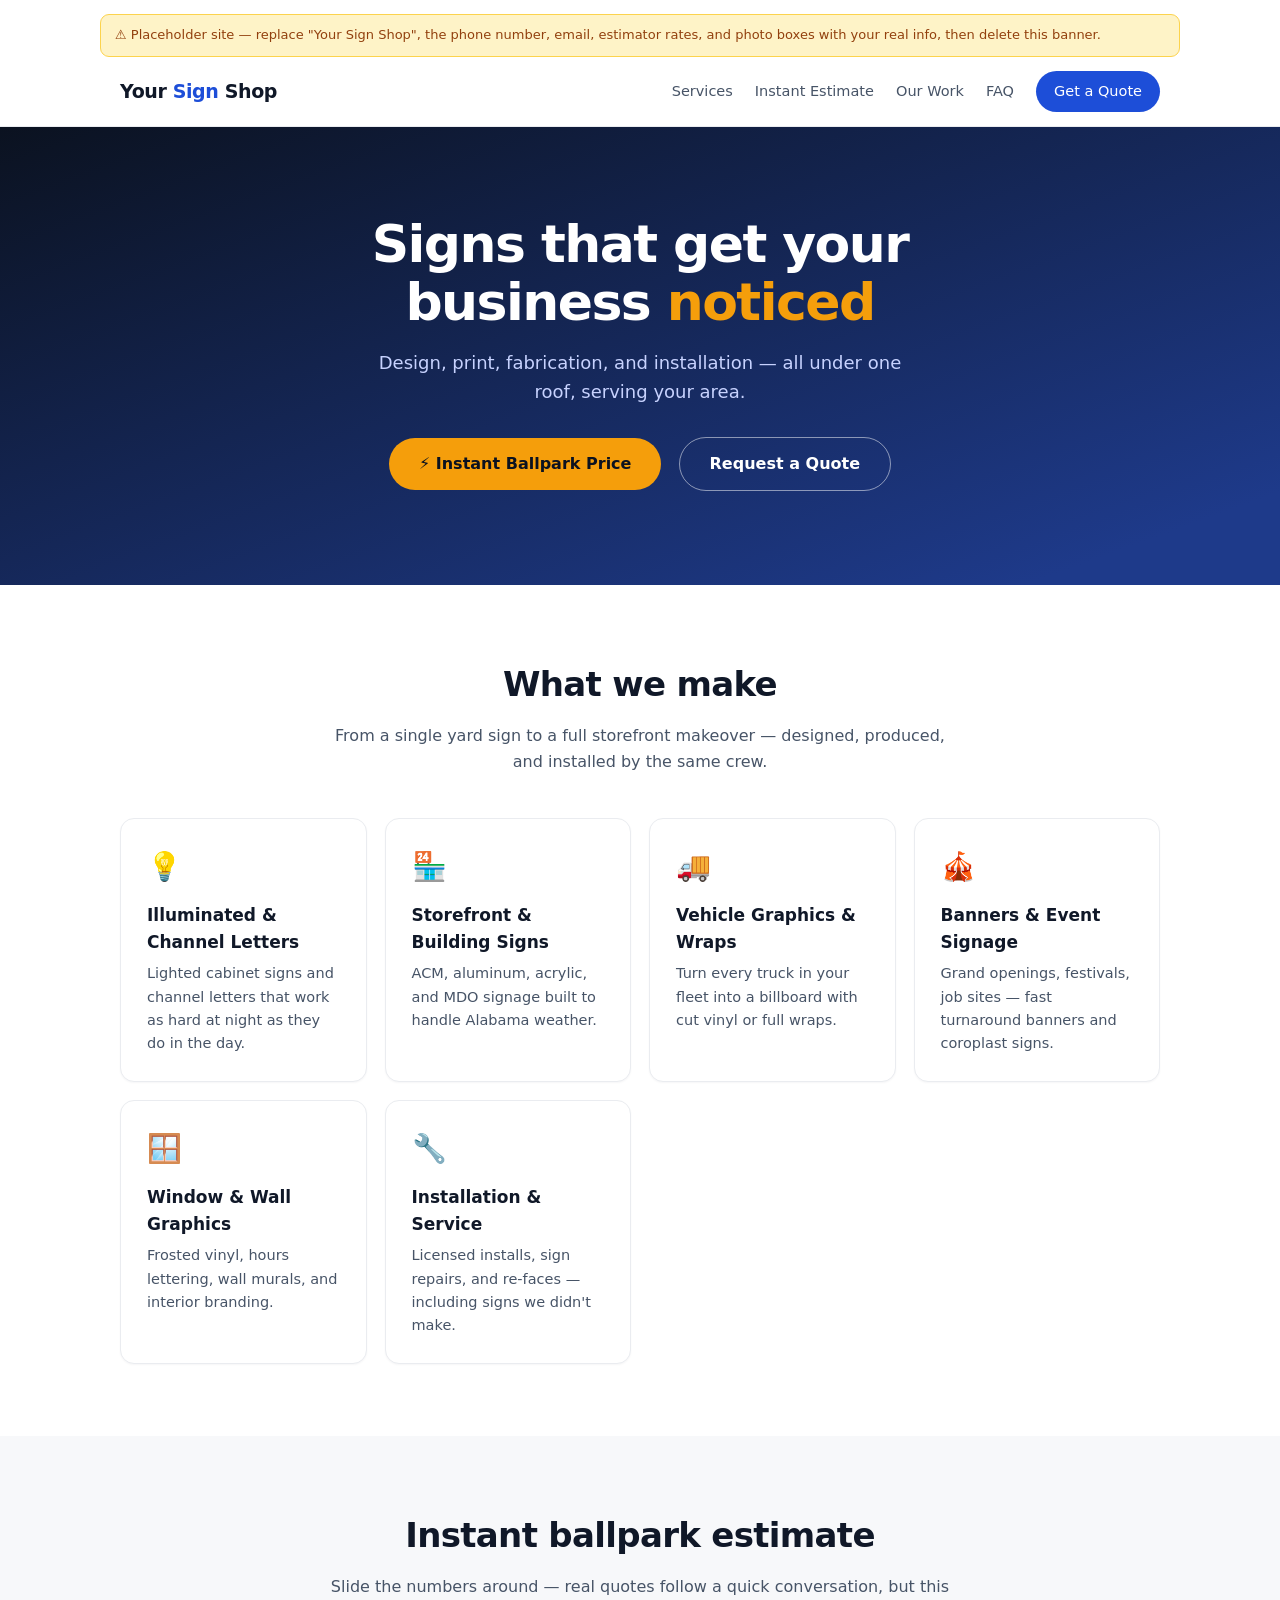
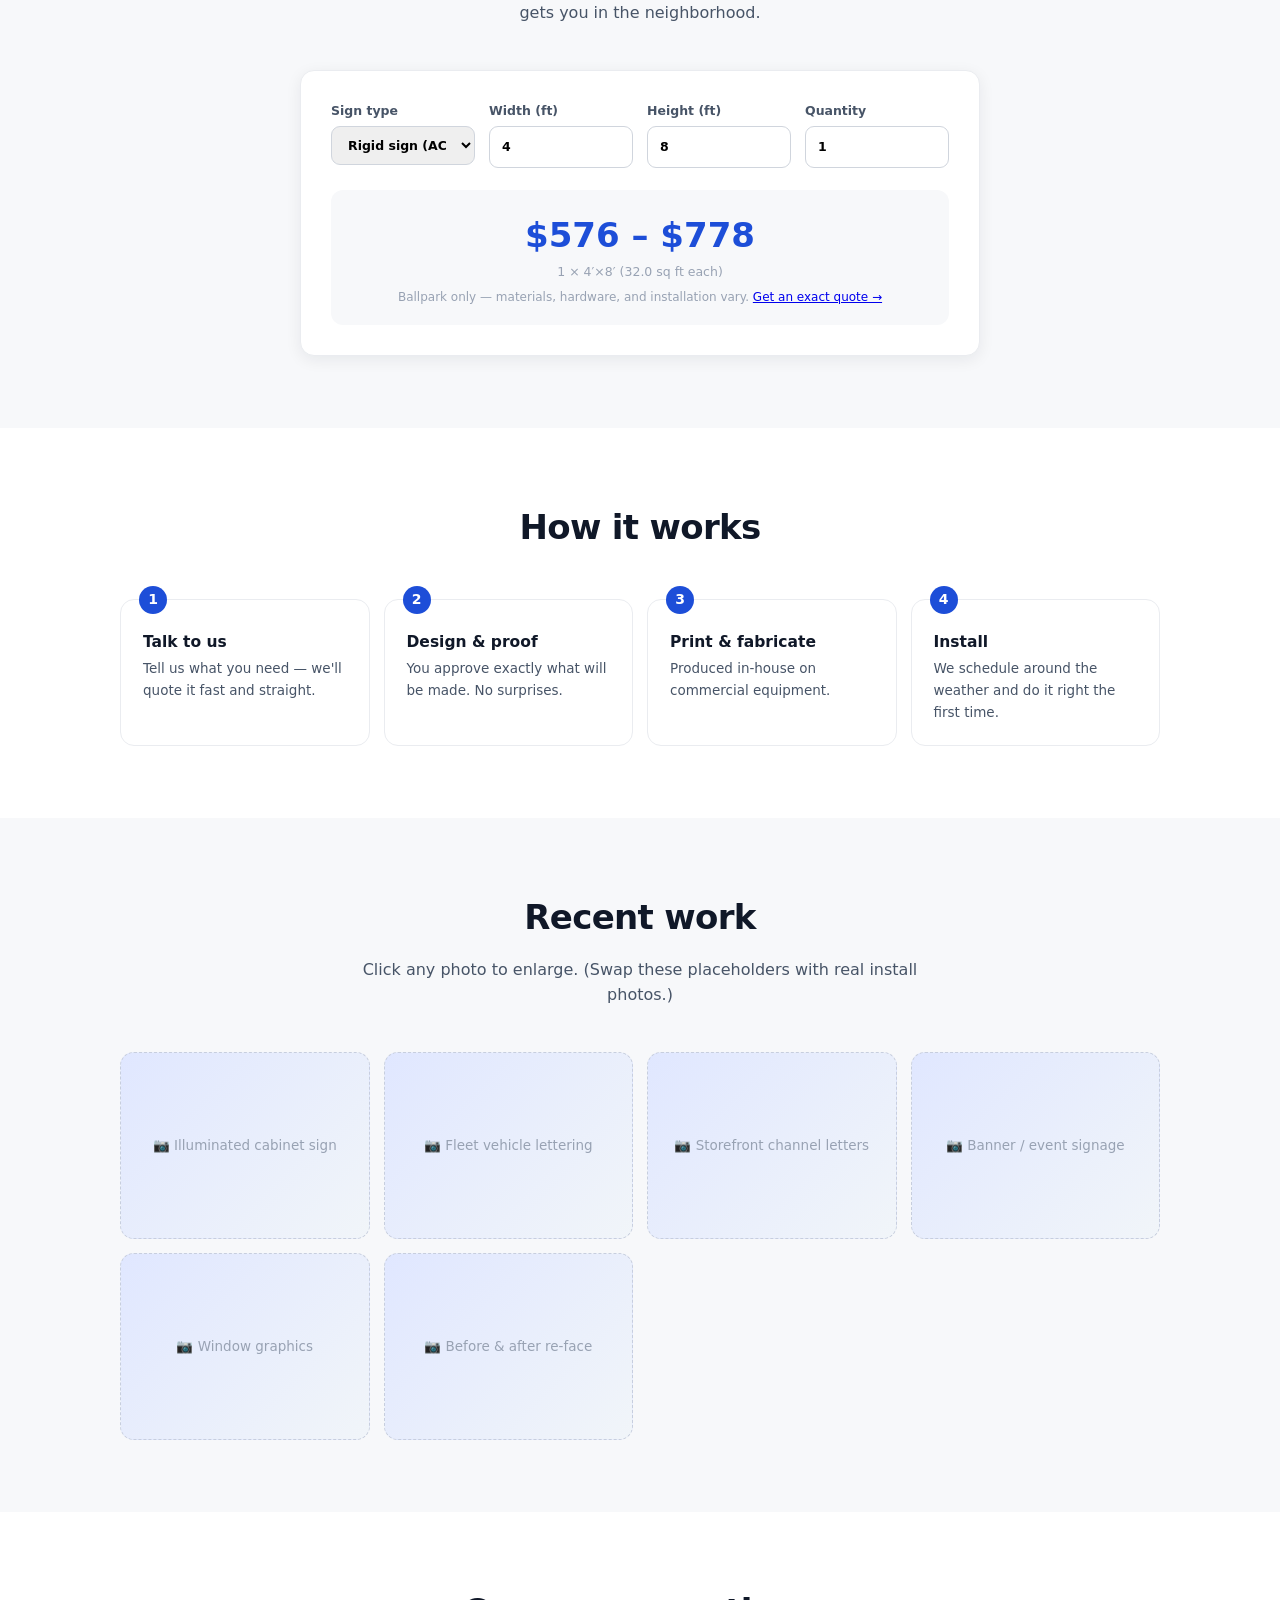
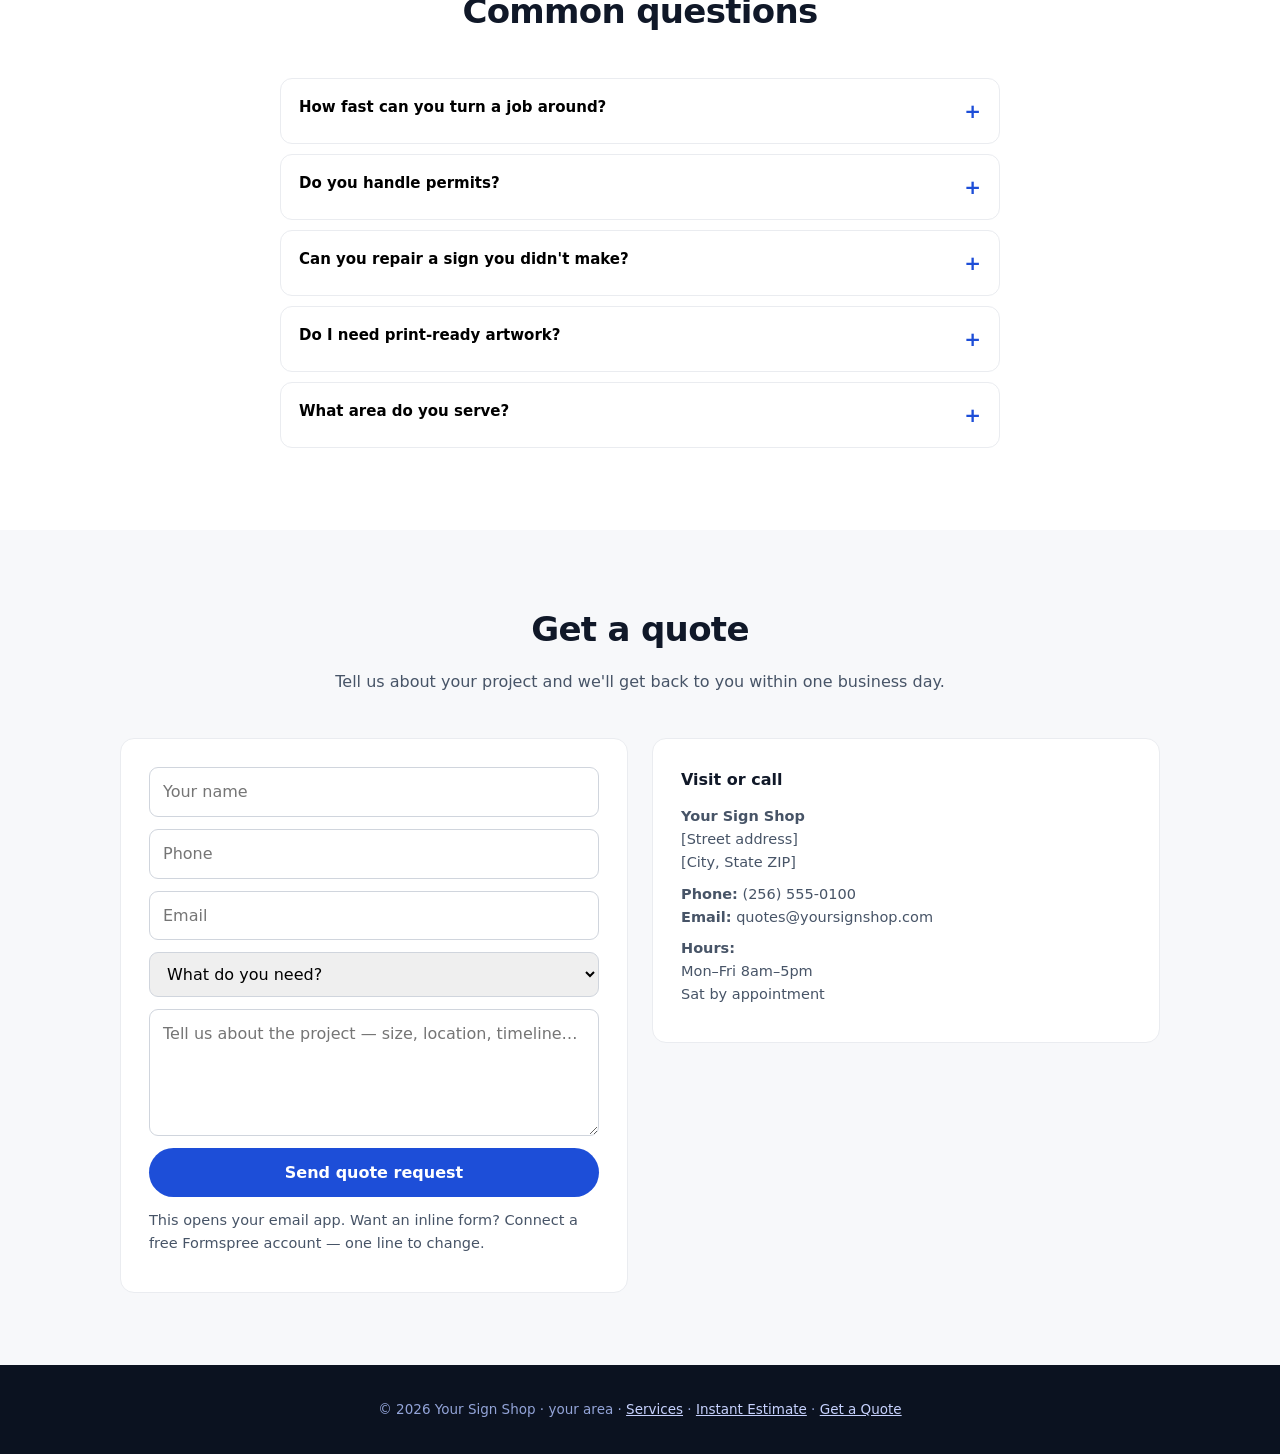
<file: shop-website-public/index.html>
<!DOCTYPE html>
<html lang="en">
<head>
<meta charset="UTF-8">
<meta name="viewport" content="width=device-width, initial-scale=1.0">
<title>Your Sign Shop — Custom Signs, Banners & Vehicle Graphics</title>
<meta name="description" content="Custom signs, banners, vehicle graphics, and installations. Instant ballpark pricing, design to install.">
<style>
:root{--ink:#101828;--ink2:#475467;--ink3:#98a2b3;--bg:#fff;--bg2:#f7f8fa;--brand:#1d4ed8;--brand-dark:#1e3a8a;--accent:#f59e0b;--radius:14px;--max:1080px}
*{box-sizing:border-box;margin:0}
html{scroll-behavior:smooth}
body{font-family:system-ui,-apple-system,'Segoe UI',Roboto,sans-serif;color:var(--ink);line-height:1.6;background:var(--bg)}
img{max-width:100%}
.wrap{max-width:var(--max);margin:0 auto;padding:0 20px}
header{position:sticky;top:0;background:rgba(255,255,255,.95);backdrop-filter:blur(8px);border-bottom:1px solid #eaecf0;z-index:20}
.nav{display:flex;align-items:center;gap:22px;padding:14px 20px;max-width:var(--max);margin:0 auto}
.logo{font-weight:800;font-size:19px;letter-spacing:-.02em;color:var(--ink);text-decoration:none}
.logo span{color:var(--brand)}
.nav-links{display:flex;gap:22px;align-items:center;margin-left:auto}
.nav-links a{color:var(--ink2);text-decoration:none;font-size:14.5px;font-weight:500}
.nav-links a:hover{color:var(--ink)}
.cta{background:var(--brand);color:#fff!important;font-weight:600;padding:9px 18px;border-radius:999px}
.cta:hover{background:var(--brand-dark)}
.burger{display:none;margin-left:auto;background:none;border:none;font-size:26px;cursor:pointer;color:var(--ink)}
.hero{background:linear-gradient(160deg,#0b1220 0%,#1e3a8a 90%);color:#fff;padding:88px 20px 94px;text-align:center;overflow:hidden}
.hero h1{font-size:clamp(30px,5.5vw,52px);font-weight:800;letter-spacing:-.03em;line-height:1.12;max-width:760px;margin:0 auto}
.hero h1 em{font-style:normal;color:var(--accent)}
.hero p{margin:18px auto 0;max-width:560px;font-size:18px;color:#c7d2fe}
.hero .btn{display:inline-block;margin:30px 6px 0;font-size:16px;padding:13px 30px;border-radius:999px;text-decoration:none;font-weight:700}
.b-solid{background:var(--accent);color:#0b1220}
.b-line{border:1.5px solid rgba(255,255,255,.5);color:#fff}
section{padding:72px 0}
section.alt{background:var(--bg2)}
h2{font-size:clamp(24px,3.5vw,34px);font-weight:800;letter-spacing:-.02em;text-align:center}
.lede{text-align:center;color:var(--ink2);max-width:620px;margin:12px auto 0}
.grid{display:grid;grid-template-columns:repeat(auto-fit,minmax(240px,1fr));gap:18px;margin-top:44px}
.card{background:#fff;border:1px solid #eaecf0;border-radius:var(--radius);padding:26px;box-shadow:0 1px 2px rgba(16,24,40,.04)}
.card .ico{font-size:28px}
.card h3{margin:12px 0 6px;font-size:17px}
.card p{color:var(--ink2);font-size:14.5px}
/* estimator */
.est{max-width:680px;margin:44px auto 0;background:#fff;border:1px solid #eaecf0;border-radius:var(--radius);padding:30px;box-shadow:0 4px 16px rgba(16,24,40,.07)}
.est-grid{display:grid;grid-template-columns:repeat(auto-fit,minmax(130px,1fr));gap:14px}
.est label{display:flex;flex-direction:column;gap:5px;font-size:12.5px;font-weight:600;color:var(--ink2)}
.est input,.est select{font:inherit;padding:10px 12px;border:1px solid #d0d5dd;border-radius:9px}
.est-out{margin-top:22px;text-align:center;background:var(--bg2);border-radius:12px;padding:18px}
.est-price{font-size:34px;font-weight:800;color:var(--brand)}
.est-note{font-size:12px;color:var(--ink3);margin-top:6px}
/* gallery + lightbox */
.gallery{display:grid;grid-template-columns:repeat(auto-fit,minmax(220px,1fr));gap:14px;margin-top:44px}
.shot{aspect-ratio:4/3;border-radius:var(--radius);background:linear-gradient(135deg,#e0e7ff,#f1f5f9);display:flex;align-items:center;justify-content:center;color:var(--ink3);font-size:13.5px;text-align:center;padding:12px;border:1px dashed #c7cede;cursor:zoom-in;transition:transform .15s}
.shot:hover{transform:scale(1.02)}
.lightbox{position:fixed;inset:0;background:rgba(10,15,26,.92);display:none;align-items:center;justify-content:center;z-index:50;cursor:zoom-out}
.lightbox.open{display:flex}
.lightbox .lb-body{max-width:88vw;max-height:82vh;background:#fff;border-radius:14px;padding:40px;font-size:18px;color:var(--ink2);text-align:center}
/* faq */
.faq{max-width:720px;margin:40px auto 0}
.faq-item{border:1px solid #eaecf0;border-radius:12px;margin-bottom:10px;background:#fff;overflow:hidden}
.faq-q{width:100%;text-align:left;font:inherit;font-weight:600;font-size:15px;padding:16px 18px;background:none;border:none;cursor:pointer;display:flex;justify-content:space-between;gap:10px}
.faq-q::after{content:"+";font-size:20px;color:var(--brand);transition:transform .2s}
.faq-item.open .faq-q::after{transform:rotate(45deg)}
.faq-a{max-height:0;overflow:hidden;transition:max-height .25s ease;color:var(--ink2);font-size:14.5px}
.faq-a p{padding:0 18px 16px}
.faq-item.open .faq-a{max-height:200px}
/* steps + contact reused */
.steps{display:grid;grid-template-columns:repeat(auto-fit,minmax(180px,1fr));gap:14px;margin-top:44px;counter-reset:step}
.step{background:#fff;border:1px solid #eaecf0;border-radius:var(--radius);padding:22px;position:relative}
.step::before{counter-increment:step;content:counter(step);position:absolute;top:-14px;left:18px;background:var(--brand);color:#fff;width:28px;height:28px;border-radius:50%;display:flex;align-items:center;justify-content:center;font-weight:700;font-size:14px}
.step h3{font-size:15.5px;margin:8px 0 4px}
.step p{color:var(--ink2);font-size:13.5px}
.contact-grid{display:grid;grid-template-columns:repeat(auto-fit,minmax(260px,1fr));gap:24px;margin-top:44px;align-items:start}
.contact-card{background:#fff;border:1px solid #eaecf0;border-radius:var(--radius);padding:28px}
.contact-card h3{font-size:16px;margin-bottom:12px}
.contact-card p{color:var(--ink2);font-size:14.5px;margin-bottom:8px}
form.quote{display:flex;flex-direction:column;gap:12px}
form.quote input,form.quote textarea,form.quote select{font:inherit;padding:11px 13px;border:1px solid #d0d5dd;border-radius:9px;width:100%}
form.quote button{font:inherit;font-weight:600;background:var(--brand);color:#fff;border:none;border-radius:999px;padding:12px 24px;cursor:pointer}
.note{font-size:12.5px;color:var(--ink3)}
footer{background:#0b1220;color:#93a4d8;padding:34px 20px;text-align:center;font-size:13.5px}
footer a{color:#c7d2fe}
.totop{position:fixed;right:18px;bottom:18px;background:var(--brand);color:#fff;border:none;border-radius:50%;width:46px;height:46px;font-size:20px;cursor:pointer;opacity:0;pointer-events:none;transition:opacity .25s;z-index:30}
.totop.show{opacity:1;pointer-events:auto}
.reveal{opacity:0;transform:translateY(18px);transition:opacity .5s ease,transform .5s ease}
.reveal.in{opacity:1;transform:none}
.placeholder{background:#fef3c7;border:1px solid #fcd34d;border-radius:9px;padding:10px 14px;font-size:13px;color:#92400e;max-width:var(--max);margin:14px auto 0}
@media(max-width:760px){
  .nav-links{display:none;position:absolute;top:100%;left:0;right:0;background:#fff;border-bottom:1px solid #eaecf0;flex-direction:column;padding:16px;gap:14px}
  .nav-links.open{display:flex}
  .burger{display:block}
  section{padding:52px 0}
}
</style>
</head>
<body>

<div class="placeholder">⚠ Placeholder site — replace "Your Sign Shop", the phone number, email, estimator rates, and photo boxes with your real info, then delete this banner.</div>

<header>
  <nav class="nav">
    <a class="logo" href="#">Your <span>Sign</span> Shop</a>
    <button class="burger" id="burger" aria-label="Menu">☰</button>
    <div class="nav-links" id="nav-links">
      <a href="#services">Services</a>
      <a href="#estimate">Instant Estimate</a>
      <a href="#work">Our Work</a>
      <a href="#faq">FAQ</a>
      <a class="cta" href="#contact">Get a Quote</a>
    </div>
  </nav>
</header>

<section class="hero">
  <h1>Signs that get your business <em>noticed</em></h1>
  <p>Design, print, fabrication, and installation — all under one roof, serving <span class="geo-area">your area</span>.</p>
  <a class="btn b-solid" href="#estimate">⚡ Instant Ballpark Price</a>
  <a class="btn b-line" href="#contact">Request a Quote</a>
</section>

<section id="services">
  <div class="wrap">
    <h2 class="reveal">What we make</h2>
    <p class="lede reveal">From a single yard sign to a full storefront makeover — designed, produced, and installed by the same crew.</p>
    <div class="grid">
      <div class="card reveal"><div class="ico">💡</div><h3>Illuminated &amp; Channel Letters</h3><p>Lighted cabinet signs and channel letters that work as hard at night as they do in the day.</p></div>
      <div class="card reveal"><div class="ico">🏪</div><h3>Storefront &amp; Building Signs</h3><p>ACM, aluminum, acrylic, and MDO signage built to handle Alabama weather.</p></div>
      <div class="card reveal"><div class="ico">🚚</div><h3>Vehicle Graphics &amp; Wraps</h3><p>Turn every truck in your fleet into a billboard with cut vinyl or full wraps.</p></div>
      <div class="card reveal"><div class="ico">🎪</div><h3>Banners &amp; Event Signage</h3><p>Grand openings, festivals, job sites — fast turnaround banners and coroplast signs.</p></div>
      <div class="card reveal"><div class="ico">🪟</div><h3>Window &amp; Wall Graphics</h3><p>Frosted vinyl, hours lettering, wall murals, and interior branding.</p></div>
      <div class="card reveal"><div class="ico">🔧</div><h3>Installation &amp; Service</h3><p>Licensed installs, sign repairs, and re-faces — including signs we didn't make.</p></div>
    </div>
  </div>
</section>

<section class="alt" id="estimate">
  <div class="wrap">
    <h2 class="reveal">Instant ballpark estimate</h2>
    <p class="lede reveal">Slide the numbers around — real quotes follow a quick conversation, but this gets you in the neighborhood.</p>
    <div class="est reveal">
      <div class="est-grid">
        <label>Sign type
          <select id="e-type">
            <option value="banner">Banner</option>
            <option value="coroplast">Yard sign (coroplast)</option>
            <option value="acm" selected>Rigid sign (ACM)</option>
            <option value="acrylic">Acrylic</option>
            <option value="vinyl">Vinyl lettering</option>
          </select>
        </label>
        <label>Width (ft)<input type="number" id="e-w" value="4" min="1" max="50" step="0.5"></label>
        <label>Height (ft)<input type="number" id="e-h" value="8" min="1" max="50" step="0.5"></label>
        <label>Quantity<input type="number" id="e-qty" value="1" min="1" max="500"></label>
      </div>
      <div class="est-out">
        <div class="est-price" id="e-price">$—</div>
        <div id="e-detail" class="note"></div>
        <div class="est-note">Ballpark only — materials, hardware, and installation vary. <a href="#contact">Get an exact quote →</a></div>
      </div>
    </div>
  </div>
</section>

<section id="process">
  <div class="wrap">
    <h2 class="reveal">How it works</h2>
    <div class="steps">
      <div class="step reveal"><h3>Talk to us</h3><p>Tell us what you need — we'll quote it fast and straight.</p></div>
      <div class="step reveal"><h3>Design &amp; proof</h3><p>You approve exactly what will be made. No surprises.</p></div>
      <div class="step reveal"><h3>Print &amp; fabricate</h3><p>Produced in-house on commercial equipment.</p></div>
      <div class="step reveal"><h3>Install</h3><p>We schedule around the weather and do it right the first time.</p></div>
    </div>
  </div>
</section>

<section class="alt" id="work">
  <div class="wrap">
    <h2 class="reveal">Recent work</h2>
    <p class="lede reveal">Click any photo to enlarge. (Swap these placeholders with real install photos.)</p>
    <div class="gallery">
      <div class="shot" data-cap="Illuminated cabinet sign install">📷 Illuminated cabinet sign</div>
      <div class="shot" data-cap="Fleet vehicle lettering">📷 Fleet vehicle lettering</div>
      <div class="shot" data-cap="Storefront channel letters">📷 Storefront channel letters</div>
      <div class="shot" data-cap="Banner / event signage">📷 Banner / event signage</div>
      <div class="shot" data-cap="Window graphics">📷 Window graphics</div>
      <div class="shot" data-cap="Before & after re-face">📷 Before &amp; after re-face</div>
    </div>
  </div>
</section>

<section id="faq">
  <div class="wrap">
    <h2 class="reveal">Common questions</h2>
    <div class="faq reveal">
      <div class="faq-item"><button class="faq-q">How fast can you turn a job around?</button><div class="faq-a"><p>Banners and yard signs often ship in 2–3 business days. Fabricated and illuminated signs typically run 2–4 weeks depending on permits and materials.</p></div></div>
      <div class="faq-item"><button class="faq-q">Do you handle permits?</button><div class="faq-a"><p>Yes — for permanent signage we can handle the local permitting process as part of the project.</p></div></div>
      <div class="faq-item"><button class="faq-q">Can you repair a sign you didn't make?</button><div class="faq-a"><p>Absolutely. Re-faces, lighting repairs, and refurbishments are a regular part of our week.</p></div></div>
      <div class="faq-item"><button class="faq-q">Do I need print-ready artwork?</button><div class="faq-a"><p>No — bring a logo, a sketch, or an idea. Design and proofing are part of the process, and nothing gets made until you approve the proof.</p></div></div>
      <div class="faq-item"><button class="faq-q">What area do you serve?</button><div class="faq-a"><p><span class="geo-area">Your area</span> and the surrounding region. Ask about jobs further out.</p></div></div>
    </div>
  </div>
</section>

<section class="alt" id="contact">
  <div class="wrap">
    <h2 class="reveal">Get a quote</h2>
    <p class="lede reveal">Tell us about your project and we'll get back to you within one business day.</p>
    <div class="contact-grid">
      <div class="contact-card reveal">
        <form class="quote" action="mailto:quotes@yoursignshop.com" method="get" enctype="text/plain">
          <input type="text" name="name" placeholder="Your name" required>
          <input type="text" name="phone" placeholder="Phone">
          <input type="email" name="email" placeholder="Email" required>
          <select name="type">
            <option value="">What do you need?</option>
            <option>Illuminated / channel letters</option>
            <option>Storefront or building sign</option>
            <option>Vehicle graphics / wrap</option>
            <option>Banner or event signage</option>
            <option>Window / wall graphics</option>
            <option>Repair or install only</option>
            <option>Something else</option>
          </select>
          <textarea name="details" rows="4" placeholder="Tell us about the project — size, location, timeline…"></textarea>
          <button type="submit">Send quote request</button>
          <p class="note">This opens your email app. Want an inline form? Connect a free Formspree account — one line to change.</p>
        </form>
      </div>
      <div class="contact-card reveal">
        <h3>Visit or call</h3>
        <p><strong>Your Sign Shop</strong><br>[Street address]<br><span class="geo-area">[City, State ZIP]</span></p>
        <p><strong>Phone:</strong> (256) 555-0100<br><strong>Email:</strong> quotes@yoursignshop.com</p>
        <p><strong>Hours:</strong><br>Mon–Fri 8am–5pm<br>Sat by appointment</p>
      </div>
    </div>
  </div>
</section>

<footer>© 2026 Your Sign Shop · <span class="geo-area">your area</span> · <a href="#services">Services</a> · <a href="#estimate">Instant Estimate</a> · <a href="#contact">Get a Quote</a></footer>

<div class="lightbox" id="lightbox"><div class="lb-body" id="lb-body"></div></div>
<button class="totop" id="totop" aria-label="Back to top">↑</button>

<script>
// mobile nav
const burger = document.getElementById('burger');
const links = document.getElementById('nav-links');
burger.addEventListener('click', () => links.classList.toggle('open'));
links.querySelectorAll('a').forEach(a => a.addEventListener('click', () => links.classList.remove('open')));

// instant estimator — EDIT THESE RATES to match your real pricing ($/sqft)
const RATES = { banner: 8, coroplast: 10, acm: 18, acrylic: 28, vinyl: 12 };
const MIN_CHARGE = 45;
function estimate() {
  const t = document.getElementById('e-type').value;
  const w = parseFloat(document.getElementById('e-w').value) || 0;
  const h = parseFloat(document.getElementById('e-h').value) || 0;
  const q = Math.max(1, parseInt(document.getElementById('e-qty').value) || 1);
  const sqft = w * h;
  let each = Math.max(MIN_CHARGE, sqft * RATES[t]);
  // simple quantity break: 10% off 5+, 20% off 20+
  const disc = q >= 20 ? 0.8 : q >= 5 ? 0.9 : 1;
  const lo = each * q * disc;
  const hi = lo * 1.35; // range accounts for finishing/hardware options
  document.getElementById('e-price').textContent =
    `$${Math.round(lo).toLocaleString()} – $${Math.round(hi).toLocaleString()}`;
  document.getElementById('e-detail').textContent =
    `${q} × ${w}′×${h}′ (${sqft.toFixed(1)} sq ft each)` + (disc < 1 ? ` · quantity discount applied` : '');
}
['e-type','e-w','e-h','e-qty'].forEach(id => document.getElementById(id).addEventListener('input', estimate));
estimate();

// Localize the service area to the visitor (IP-based, silent fallback).
fetch('https://ipapi.co/json/').then(r => r.json()).then(d => {
  if (d && d.city) {
    const label = d.city + (d.region_code ? ', ' + d.region_code : '');
    document.querySelectorAll('.geo-area').forEach(el => el.textContent = label);
  }
}).catch(() => {});

// gallery lightbox
const lb = document.getElementById('lightbox');
const lbBody = document.getElementById('lb-body');
document.querySelectorAll('.shot').forEach(s => s.addEventListener('click', () => {
  lbBody.textContent = '📷 ' + s.dataset.cap + ' — replace this placeholder with a real photo.';
  lb.classList.add('open');
}));
lb.addEventListener('click', () => lb.classList.remove('open'));

// FAQ accordion
document.querySelectorAll('.faq-q').forEach(q => q.addEventListener('click', () => {
  q.parentElement.classList.toggle('open');
}));

// scroll reveal + back-to-top
const io = new IntersectionObserver(es => es.forEach(e => { if (e.isIntersecting) e.target.classList.add('in'); }), { threshold: 0.12 });
document.querySelectorAll('.reveal').forEach(el => io.observe(el));
const totop = document.getElementById('totop');
addEventListener('scroll', () => totop.classList.toggle('show', scrollY > 600));
totop.addEventListener('click', () => scrollTo({ top: 0, behavior: 'smooth' }));
</script>
</body>
</html>
</file>
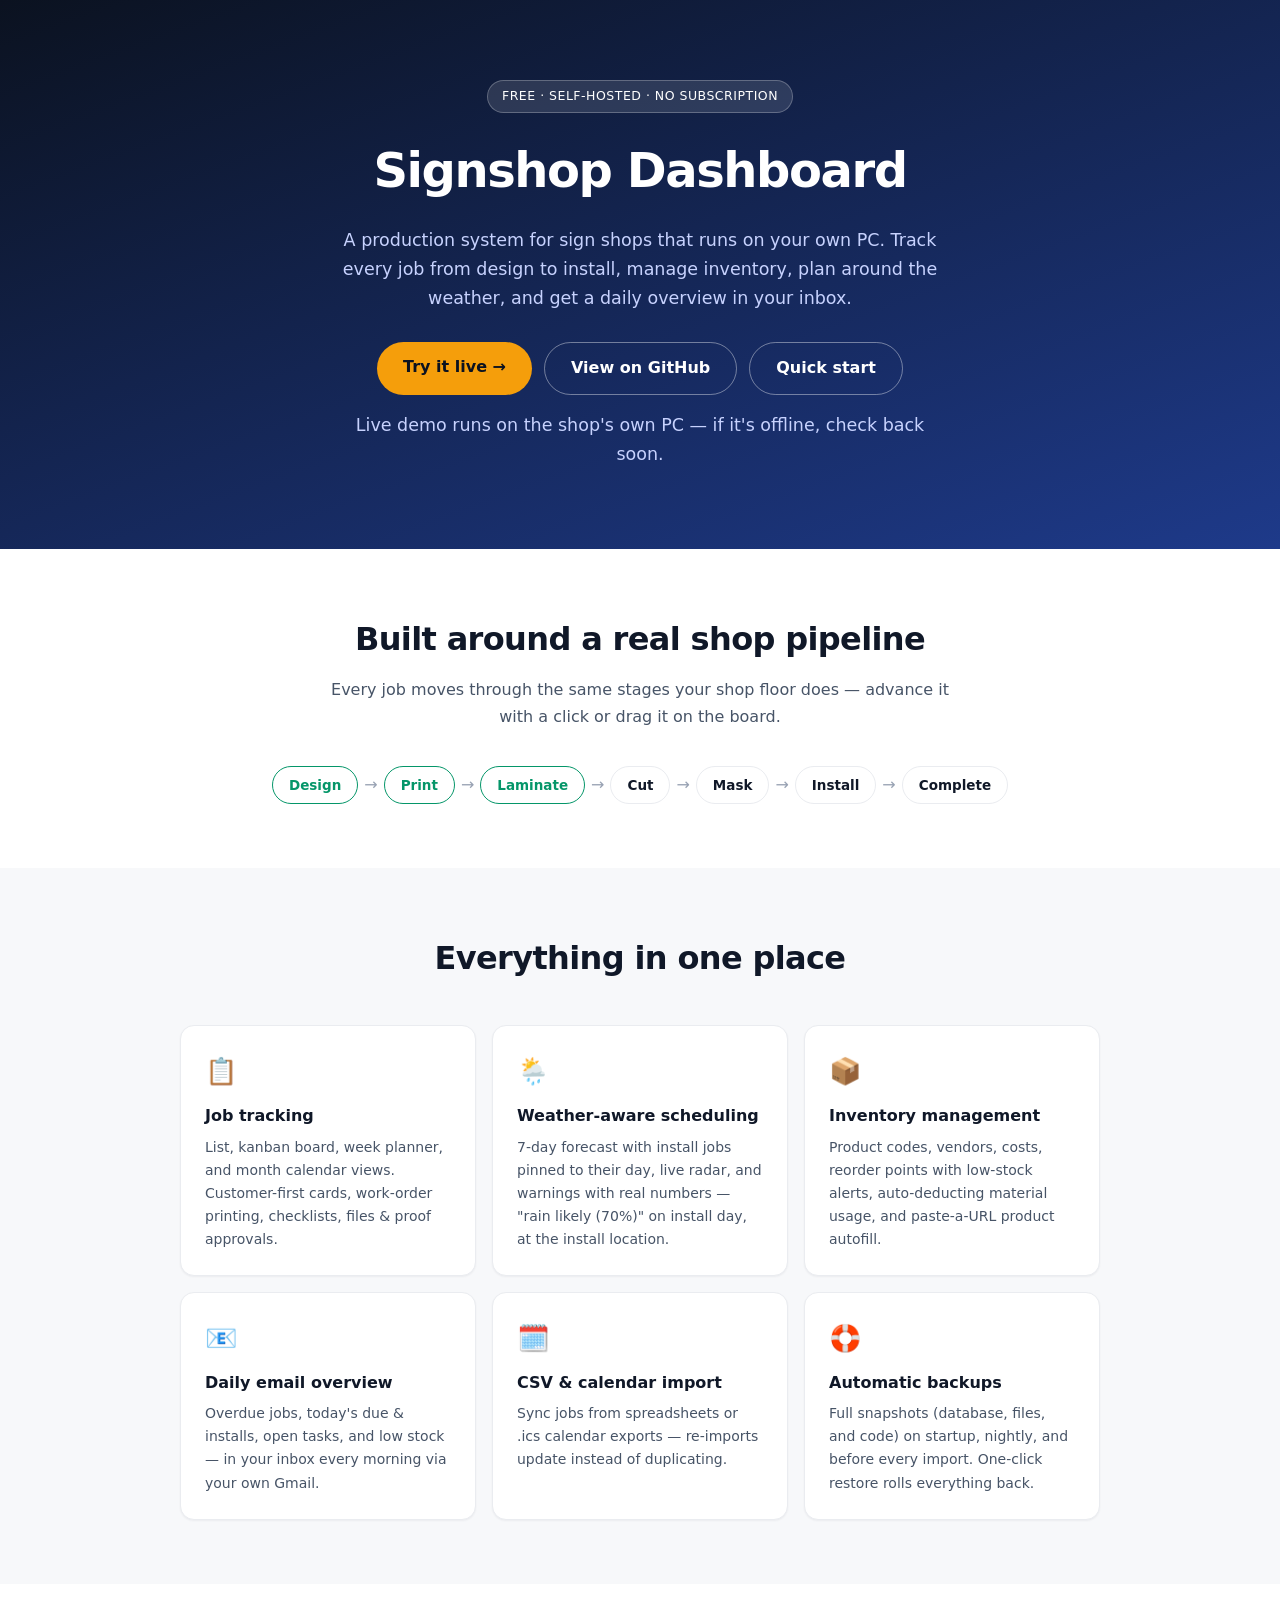
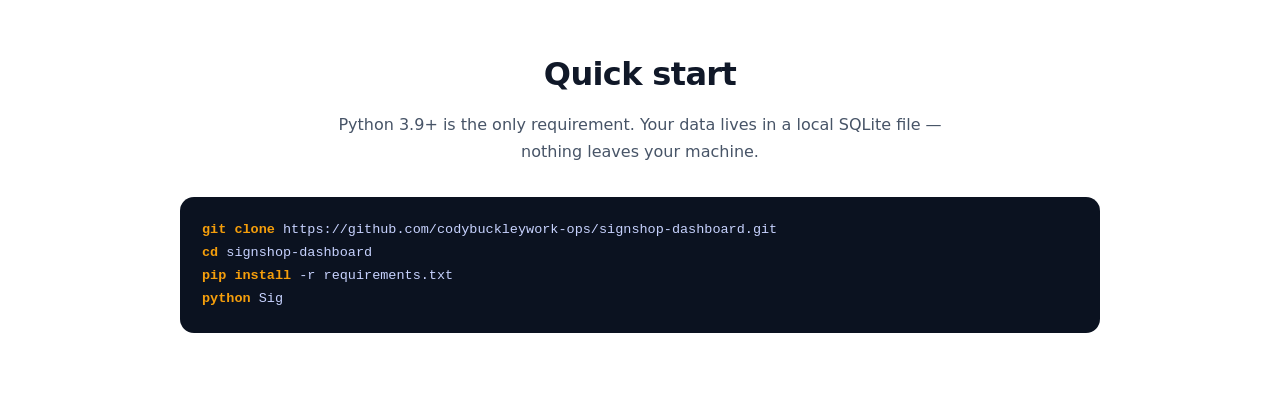
<file: shop-website-public/project/index.html>
<!DOCTYPE html>
<html lang="en">
<head>
<meta charset="UTF-8">
<meta name="viewport" content="width=device-width, initial-scale=1.0">
<title>Signshop Dashboard — self-hosted production system for sign shops</title>
<meta name="description" content="A free, self-hosted production dashboard for sign shops: job pipeline, inventory, weather-aware scheduling, backups, and daily email digests. Flask + SQLite, no subscription.">
<style>
:root{--ink:#101828;--ink2:#475467;--bg:#fff;--bg2:#f7f8fa;--brand:#2563eb;--ok:#059669;--radius:14px;--max:960px}
*{box-sizing:border-box;margin:0}
body{font-family:system-ui,-apple-system,'Segoe UI',Roboto,sans-serif;color:var(--ink);line-height:1.65;background:var(--bg)}
.wrap{max-width:var(--max);margin:0 auto;padding:0 20px}
.hero{background:linear-gradient(160deg,#0b1220,#1e3a8a);color:#fff;text-align:center;padding:80px 20px}
.hero .pill{display:inline-block;background:rgba(255,255,255,.12);border:1px solid rgba(255,255,255,.25);border-radius:999px;padding:5px 14px;font-size:12.5px;letter-spacing:.04em;text-transform:uppercase}
.hero h1{font-size:clamp(30px,5vw,48px);font-weight:800;letter-spacing:-.03em;margin-top:18px}
.hero p{max-width:600px;margin:16px auto 0;font-size:17.5px;color:#c7d2fe}
.hero .btns{margin-top:30px;display:flex;gap:12px;justify-content:center;flex-wrap:wrap}
.btn{display:inline-block;text-decoration:none;font-weight:600;padding:12px 26px;border-radius:999px}
.btn.primary{background:#f59e0b;color:#0b1220}
.btn.ghost{border:1px solid rgba(255,255,255,.4);color:#fff}
.livenote{margin-top:14px;font-size:13px;color:#94a3b8}
section{padding:64px 0}
section.alt{background:var(--bg2)}
h2{font-size:clamp(22px,3vw,32px);font-weight:800;letter-spacing:-.02em;text-align:center}
.lede{text-align:center;color:var(--ink2);max-width:620px;margin:12px auto 0}
.grid{display:grid;grid-template-columns:repeat(auto-fit,minmax(250px,1fr));gap:16px;margin-top:40px}
.card{background:#fff;border:1px solid #eaecf0;border-radius:var(--radius);padding:24px;box-shadow:0 1px 2px rgba(16,24,40,.05)}
.card h3{font-size:16px;margin:10px 0 6px}
.card p{color:var(--ink2);font-size:14px}
.card .ico{font-size:26px}
pre{background:#0b1220;color:#c7d2fe;border-radius:var(--radius);padding:22px;overflow-x:auto;font-size:13.5px;line-height:1.7;margin-top:32px}
pre b{color:#f59e0b;font-weight:600}
.pipeline{display:flex;flex-wrap:wrap;gap:6px;justify-content:center;margin-top:36px}
.stage{background:#fff;border:1px solid #eaecf0;border-radius:999px;padding:7px 16px;font-size:13.5px;font-weight:600}
.stage.done{border-color:var(--ok);color:var(--ok)}
.arrow{align-self:center;color:#98a2b3}
footer{background:#0b1220;color:#93a4d8;text-align:center;padding:32px 20px;font-size:13.5px}
footer a{color:#c7d2fe}
</style>
</head>
<body>

<div class="hero">
  <span class="pill">Free · Self-hosted · No subscription</span>
  <h1>Signshop Dashboard</h1>
  <p>A production system for sign shops that runs on your own PC. Track every job from design to install, manage inventory, plan around the weather, and get a daily overview in your inbox.</p>
  <div class="btns">
    <a class="btn primary" href="https://giblet-obituary-siberian.ngrok-free.dev/" target="_blank" rel="noopener">Try it live →</a>
    <a class="btn ghost" href="https://github.com/codybuckleywork-ops/signshop-dashboard">View on GitHub</a>
    <a class="btn ghost" href="#start">Quick start</a>
  </div>
  <p class="livenote">Live demo runs on the shop's own PC — if it's offline, check back soon.</p>
</div>

<section>
  <div class="wrap">
    <h2>Built around a real shop pipeline</h2>
    <p class="lede">Every job moves through the same stages your shop floor does — advance it with a click or drag it on the board.</p>
    <div class="pipeline">
      <span class="stage done">Design</span><span class="arrow">→</span>
      <span class="stage done">Print</span><span class="arrow">→</span>
      <span class="stage done">Laminate</span><span class="arrow">→</span>
      <span class="stage">Cut</span><span class="arrow">→</span>
      <span class="stage">Mask</span><span class="arrow">→</span>
      <span class="stage">Install</span><span class="arrow">→</span>
      <span class="stage">Complete</span>
    </div>
  </div>
</section>

<section class="alt">
  <div class="wrap">
    <h2>Everything in one place</h2>
    <div class="grid">
      <div class="card"><div class="ico">📋</div><h3>Job tracking</h3><p>List, kanban board, week planner, and month calendar views. Customer-first cards, work-order printing, checklists, files &amp; proof approvals.</p></div>
      <div class="card"><div class="ico">🌦️</div><h3>Weather-aware scheduling</h3><p>7-day forecast with install jobs pinned to their day, live radar, and warnings with real numbers — "rain likely (70%)" on install day, at the install location.</p></div>
      <div class="card"><div class="ico">📦</div><h3>Inventory management</h3><p>Product codes, vendors, costs, reorder points with low-stock alerts, auto-deducting material usage, and paste-a-URL product autofill.</p></div>
      <div class="card"><div class="ico">📧</div><h3>Daily email overview</h3><p>Overdue jobs, today's due &amp; installs, open tasks, and low stock — in your inbox every morning via your own Gmail.</p></div>
      <div class="card"><div class="ico">🗓️</div><h3>CSV &amp; calendar import</h3><p>Sync jobs from spreadsheets or .ics calendar exports — re-imports update instead of duplicating.</p></div>
      <div class="card"><div class="ico">🛟</div><h3>Automatic backups</h3><p>Full snapshots (database, files, and code) on startup, nightly, and before every import. One-click restore rolls everything back.</p></div>
    </div>
  </div>
</section>

<section id="start">
  <div class="wrap">
    <h2>Quick start</h2>
    <p class="lede">Python 3.9+ is the only requirement. Your data lives in a local SQLite file — nothing leaves your machine.</p>
    <pre><b>git clone</b> https://github.com/codybuckleywork-ops/signshop-dashboard.git
<b>cd</b> signshop-dashboard
<b>pip install</b> -r requirements.txt
<b>python</b> Sig
</file>
